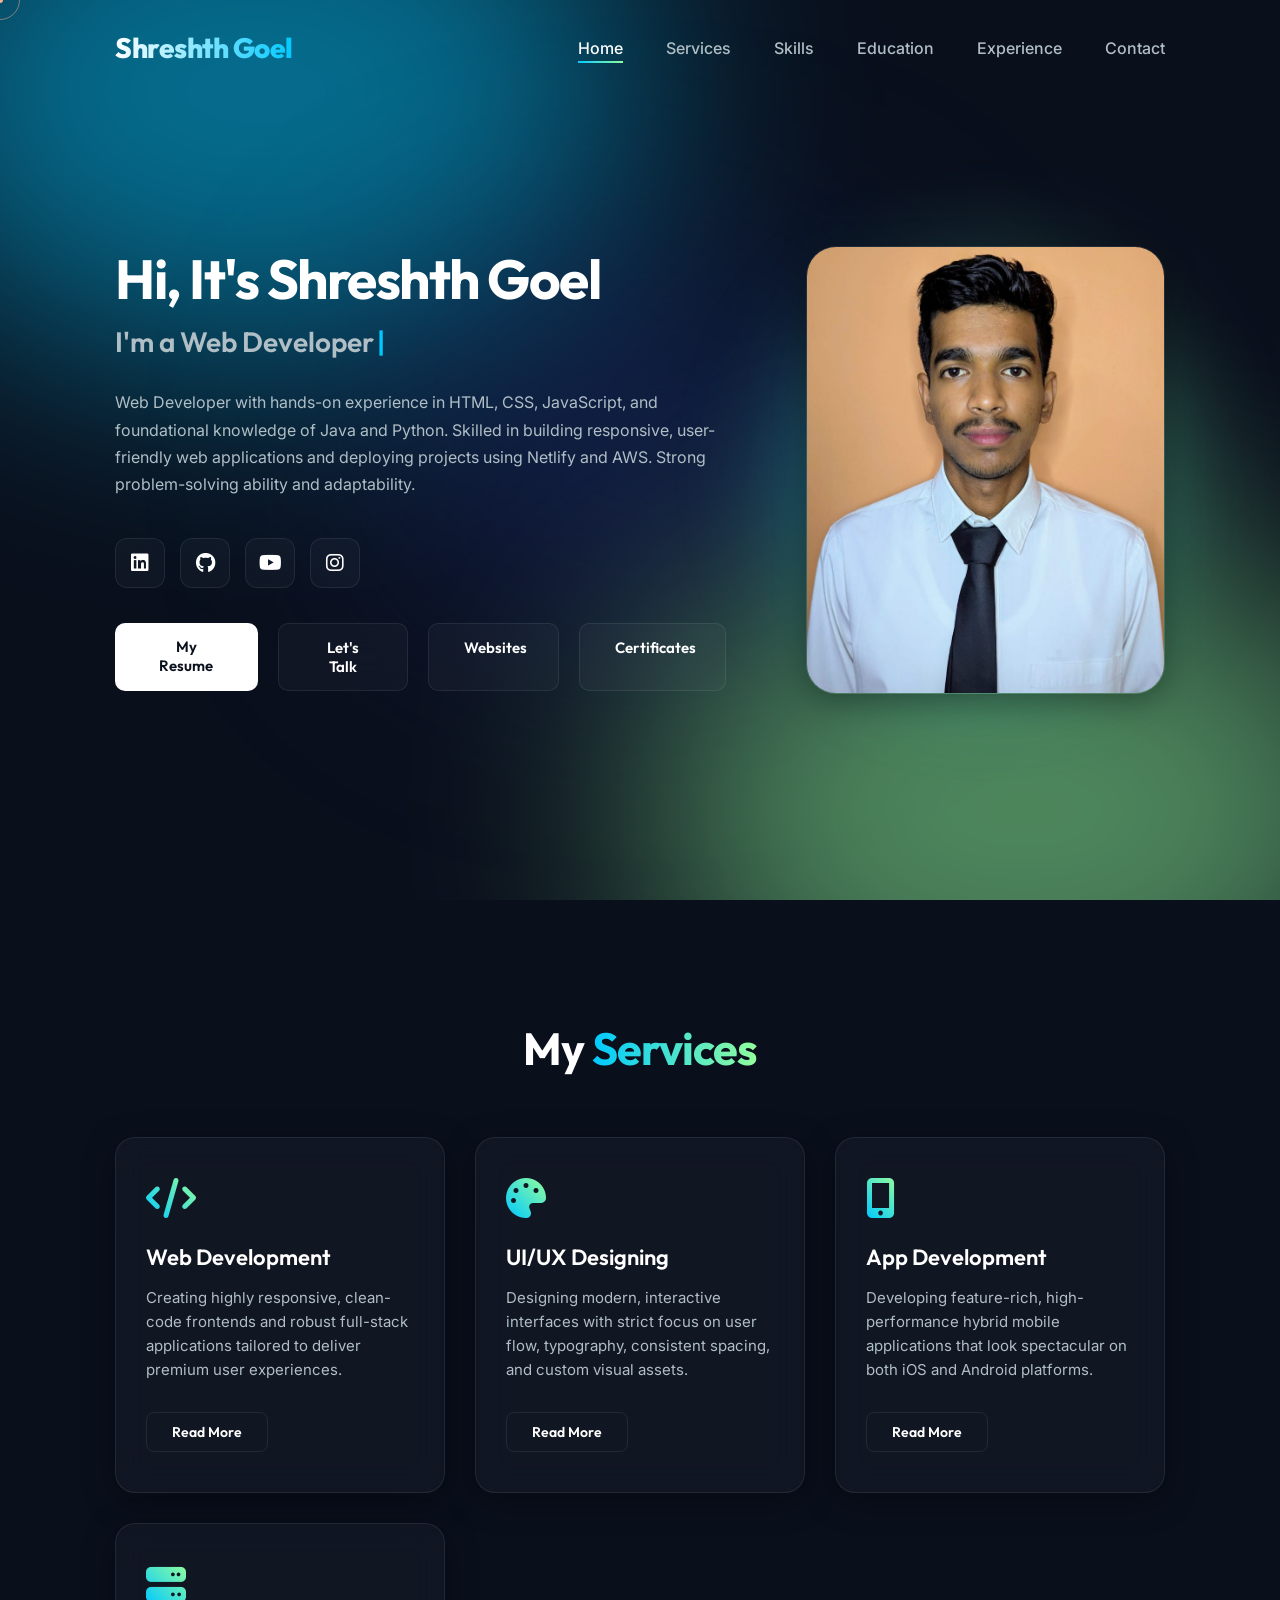
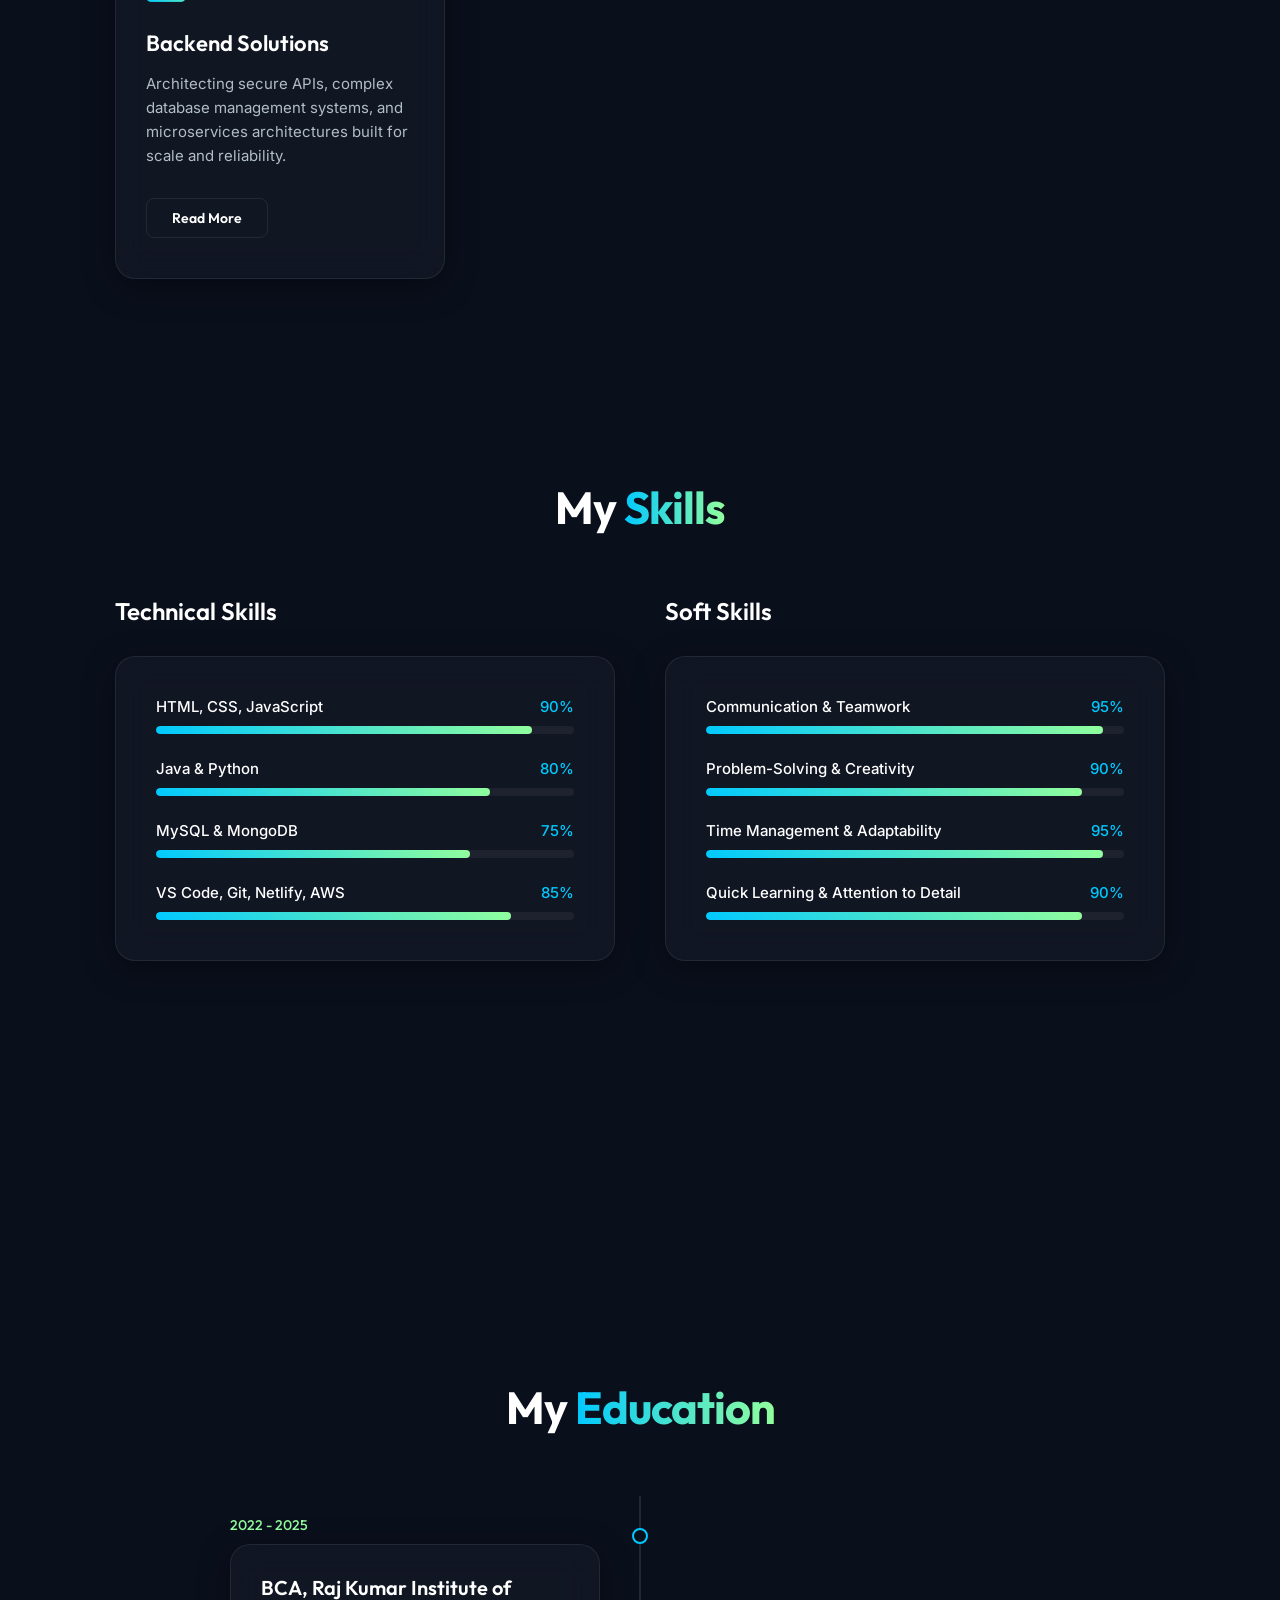
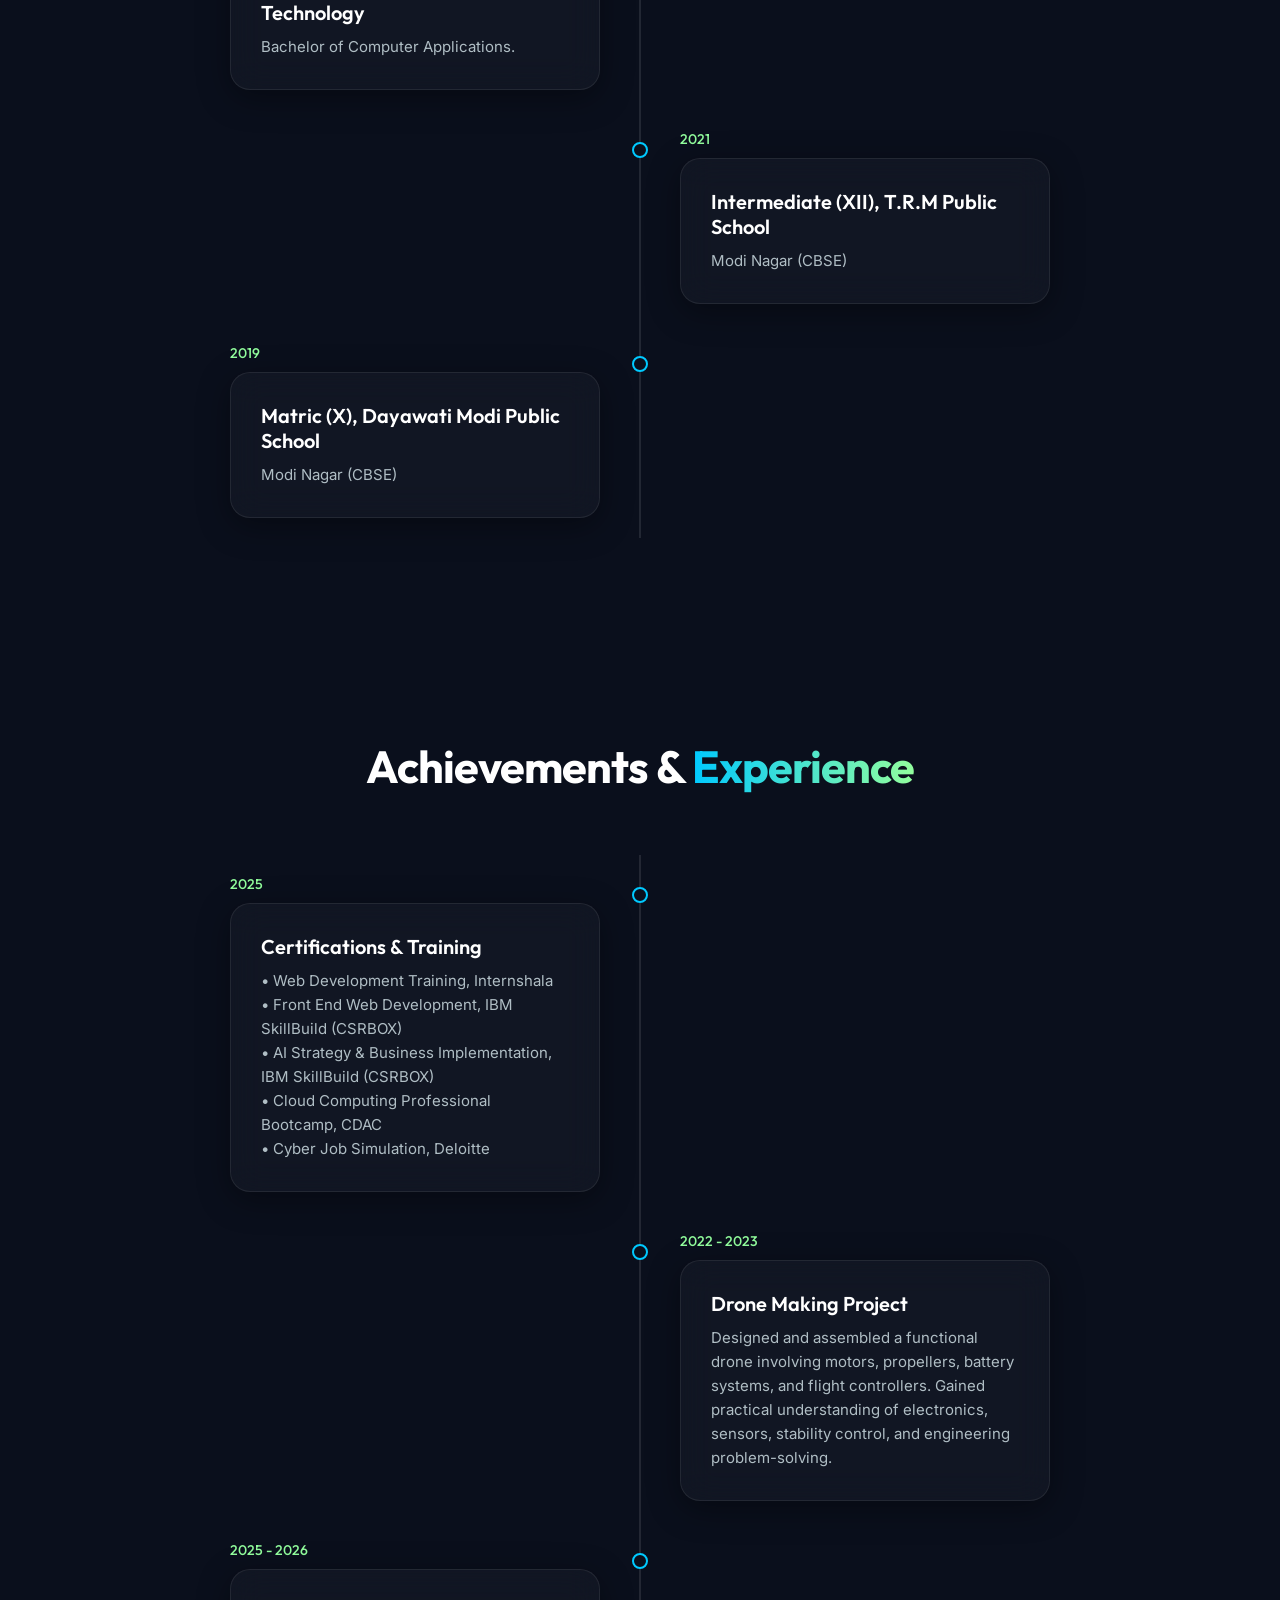
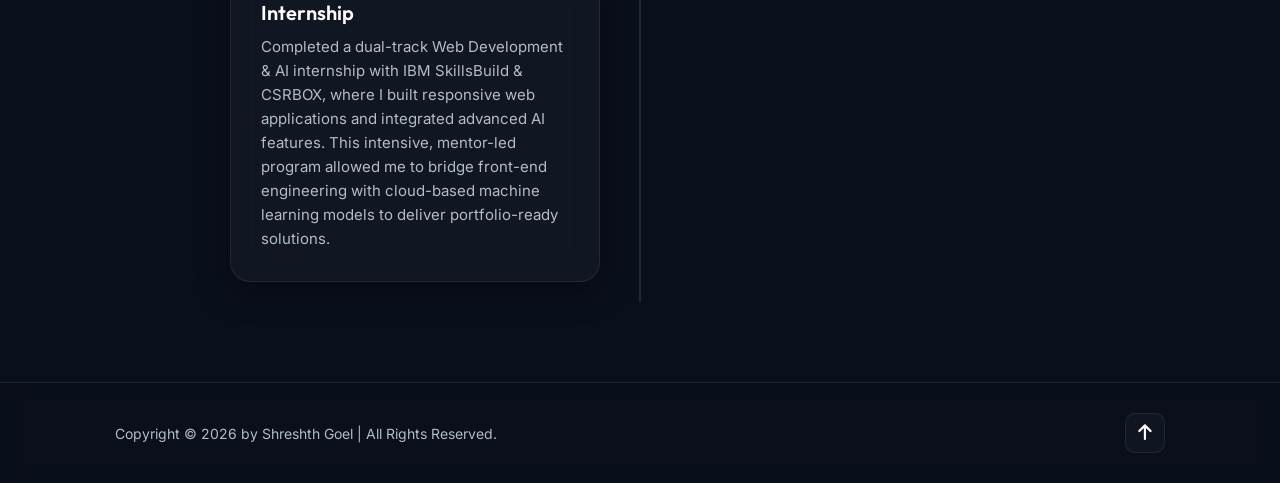
<file: index.html>
<!DOCTYPE html>
<html lang="en">

<head>
    <meta charset="UTF-8">
    <meta name="viewport" content="width=device-width, initial-scale=1.0">
    <meta name="description"
        content="Shreshth Goel's Professional Portfolio. Showcasing software development skills, services, experience, and educational background.">
    <link rel="stylesheet" href="https://cdnjs.cloudflare.com/ajax/libs/font-awesome/6.5.2/css/all.min.css">
    <link rel="stylesheet" href="style.css">
    <title>Shreshth Goel | Professional Portfolio</title>
</head>

<body>
    <!-- Custom Cursor -->
    <div class="cursor"></div>
    <div class="cursor-follower"></div>

    <!-- Animated Background Orbs -->
    <div class="bg-orbs">
        <div class="orb orb-1"></div>
        <div class="orb orb-2"></div>
        <div class="orb orb-3"></div>
    </div>
    <header>
        <a href="#home" class="logo">Shreshth Goel</a>
        <i class="fa-solid fa-bars" id="menu-icon"></i>
        <nav>
            <a href="#home" class="active">Home</a>
            <a href="#services">Services</a>
            <a href="#skills">Skills</a>
            <a href="#education">Education</a>
            <a href="#experience">Experience</a>
            <a href="contact.html">Contact</a>
        </nav>
    </header>

    <!-- Home Section -->
    <section class="home" id="home">
        <div class="home-content">
            <h1>Hi, It's <span>Shreshth Goel</span></h1>
            <h3 class="typing-text">I'm a <span id="typed-span"></span></h3>
            <p>Web Developer with hands-on experience in HTML, CSS, JavaScript, and foundational knowledge of Java and Python. Skilled in building responsive, user-friendly web applications and deploying projects using Netlify and AWS. Strong problem-solving ability and adaptability.</p>
            <div class="social-icons">
                <a href="https://www.linkedin.com/in/shreshth-goel071/?lipi=urn%3Ali%3Apage%3Ad_flagship3_profile_view_base_contact_details%3BrfedJVmSSdqQOuG0p22zOQ%3D%3D" target="_blank" rel="noopener noreferrer" aria-label="LinkedIn"><i class="fa-brands fa-linkedin"></i></a>
                <a href="https://github.com/shreshth071/Shreshth-Goel" target="_blank" rel="noopener noreferrer" aria-label="GitHub"><i class="fa-brands fa-github"></i></a>
                <a href="https://www.youtube.com/@_aesthetic_vibes" target="_blank" rel="noopener noreferrer" aria-label="YouTube"><i class="fa-brands fa-youtube"></i></a>
                <a href="https://www.instagram.com/_exotic._yash?igsh=MXRkMWtsdXI2YnVzNg%3D%3D&utm_source=qr" target="_blank" rel="noopener noreferrer" aria-label="Instagram"><i class="fa-brands fa-instagram"></i></a>
            </div>
            <div class="btn-group">
                <a href="My%20Resume.pdf" target="_blank" rel="noopener noreferrer" class="btn">My Resume</a>
                <a href="contact.html" class="btn outline-btn">Let's Talk</a>
                <a href="websites.html" class="btn outline-btn">Websites</a>
                <a href="certificates.html" class="btn outline-btn">Certificates</a>
            </div>
        </div>
        <div class="home-img">
            <img src="photos/main.jpg" alt="Shreshth Goel Profile">
        </div>
    </section>

    <!-- Services Section -->
    <section class="services" id="services">
        <h2 class="heading">My <span>Services</span></h2>
        <div class="services-container">
            <div class="services-box">
                <i class="fa-solid fa-code"></i>
                <h3>Web Development</h3>
                <p>Creating highly responsive, clean-code frontends and robust full-stack applications tailored to
                    deliver premium user experiences.</p>
                <div class="services-detail">
                    <ul>
                        <li><i class="fa-solid fa-circle-check"></i> Single Page Applications & static websites</li>
                        <li><i class="fa-solid fa-circle-check"></i> Clean, semantic HTML5 & modern CSS layouts</li>
                        <li><i class="fa-solid fa-circle-check"></i> Performance tuning & search engine optimization (SEO)</li>
                        <li><i class="fa-solid fa-circle-check"></i> Cross-browser compatibility & responsive grid systems</li>
                    </ul>
                </div>
                <a href="#services" class="btn read-more-btn">Read More</a>
            </div>
            <div class="services-box">
                <i class="fa-solid fa-palette"></i>
                <h3>UI/UX Designing</h3>
                <p>Designing modern, interactive interfaces with strict focus on user flow, typography, consistent
                    spacing, and custom visual assets.</p>
                <div class="services-detail">
                    <ul>
                        <li><i class="fa-solid fa-circle-check"></i> Interactive high-fidelity layouts & prototyping</li>
                        <li><i class="fa-solid fa-circle-check"></i> Curated color schemes & premium typography scales</li>
                        <li><i class="fa-solid fa-circle-check"></i> User journey mapping & wireframe architectures</li>
                        <li><i class="fa-solid fa-circle-check"></i> Accessible designs & distinct focus indicator states</li>
                    </ul>
                </div>
                <a href="#services" class="btn read-more-btn">Read More</a>
            </div>
            <div class="services-box">
                <i class="fa-solid fa-mobile-screen-button"></i>
                <h3>App Development</h3>
                <p>Developing feature-rich, high-performance hybrid mobile applications that look spectacular on both
                    iOS and Android platforms.</p>
                <div class="services-detail">
                    <ul>
                        <li><i class="fa-solid fa-circle-check"></i> Cross-platform hybrid app architectures</li>
                        <li><i class="fa-solid fa-circle-check"></i> Smooth animations & performance profiling</li>
                        <li><i class="fa-solid fa-circle-check"></i> Mobile-first layouts & tactile touch targets</li>
                        <li><i class="fa-solid fa-circle-check"></i> Local storage integration & offline-first setups</li>
                    </ul>
                </div>
                <a href="#services" class="btn read-more-btn">Read More</a>
            </div>
            <div class="services-box">
                <i class="fa-solid fa-server"></i>
                <h3>Backend Solutions</h3>
                <p>Architecting secure APIs, complex database management systems, and microservices architectures built
                    for scale and reliability.</p>
                <div class="services-detail">
                    <ul>
                        <li><i class="fa-solid fa-circle-check"></i> RESTful API designs & serverless handlers</li>
                        <li><i class="fa-solid fa-circle-check"></i> Relational & NoSQL database management</li>
                        <li><i class="fa-solid fa-circle-check"></i> Secure authentication models & API key protection</li>
                        <li><i class="fa-solid fa-circle-check"></i> Scalable microservice hosting & CORS configuration</li>
                    </ul>
                </div>
                <a href="#services" class="btn read-more-btn">Read More</a>
            </div>
        </div>
    </section>

    <!-- Skills Section -->
    <section class="skills" id="skills">
        <h2 class="heading">My <span>Skills</span></h2>
        <div class="skills-row">
            <div class="skills-column">
                <h3 class="title">Technical Skills</h3>
                <div class="skills-box">
                    <div class="skills-content">
                        <div class="progress">
                            <h3>HTML, CSS, JavaScript <span class="percent">90%</span></h3>
                            <div class="bar"><span class="progress-bar animate-bar" data-width="90%"></span></div>
                        </div>
                        <div class="progress">
                            <h3>Java & Python <span class="percent">80%</span></h3>
                            <div class="bar"><span class="progress-bar animate-bar" data-width="80%"></span></div>
                        </div>
                        <div class="progress">
                            <h3>MySQL & MongoDB <span class="percent">75%</span></h3>
                            <div class="bar"><span class="progress-bar animate-bar" data-width="75%"></span></div>
                        </div>
                        <div class="progress">
                            <h3>VS Code, Git, Netlify, AWS <span class="percent">85%</span></h3>
                            <div class="bar"><span class="progress-bar animate-bar" data-width="85%"></span></div>
                        </div>
                    </div>
                </div>
            </div>

            <div class="skills-column">
                <h3 class="title">Soft Skills</h3>
                <div class="skills-box">
                    <div class="skills-content">
                        <div class="progress">
                            <h3>Communication & Teamwork <span class="percent">95%</span></h3>
                            <div class="bar"><span class="progress-bar animate-bar" data-width="95%"></span></div>
                        </div>
                        <div class="progress">
                            <h3>Problem-Solving & Creativity <span class="percent">90%</span></h3>
                            <div class="bar"><span class="progress-bar animate-bar" data-width="90%"></span></div>
                        </div>
                        <div class="progress">
                            <h3>Time Management & Adaptability <span class="percent">95%</span></h3>
                            <div class="bar"><span class="progress-bar animate-bar" data-width="95%"></span></div>
                        </div>
                        <div class="progress">
                            <h3>Quick Learning & Attention to Detail <span class="percent">90%</span></h3>
                            <div class="bar"><span class="progress-bar animate-bar" data-width="90%"></span></div>
                        </div>
                    </div>
                </div>
            </div>
        </div>
    </section>

    <!-- Education Section -->
    <section class="education" id="education">
        <h2 class="heading">My <span>Education</span></h2>
        <div class="timeline">
            <div class="timeline-item">
                <div class="timeline-dot"></div>
                <div class="timeline-date">2022 - 2025</div>
                <div class="timeline-content">
                    <h3>BCA, Raj Kumar Institute of Technology</h3>
                    <p>Bachelor of Computer Applications.</p>
                </div>
            </div>
            <div class="timeline-item">
                <div class="timeline-dot"></div>
                <div class="timeline-date">2021</div>
                <div class="timeline-content">
                    <h3>Intermediate (XII), T.R.M Public School</h3>
                    <p>Modi Nagar (CBSE)</p>
                </div>
            </div>
            <div class="timeline-item">
                <div class="timeline-dot"></div>
                <div class="timeline-date">2019</div>
                <div class="timeline-content">
                    <h3>Matric (X), Dayawati Modi Public School</h3>
                    <p>Modi Nagar (CBSE)</p>
                </div>
            </div>
        </div>
    </section>

    <!-- Experience Section -->
    <section class="experience" id="experience">
        <h2 class="heading">Achievements & <span>Experience</span></h2>
        <div class="timeline">
            <div class="timeline-item">
                <div class="timeline-dot"></div>
                <div class="timeline-date">2025</div>
                <div class="timeline-content">
                    <h3>Certifications & Training</h3>
                    <p>
                        • Web Development Training, Internshala<br>
                        • Front End Web Development, IBM SkillBuild (CSRBOX)<br>
                        • AI Strategy & Business Implementation, IBM SkillBuild (CSRBOX)<br>
                        • Cloud Computing Professional Bootcamp, CDAC<br>
                        • Cyber Job Simulation, Deloitte
                    </p>
                </div>
            </div>
            <div class="timeline-item">
                <div class="timeline-dot"></div>
                <div class="timeline-date">2022 - 2023</div>
                <div class="timeline-content">
                    <h3>Drone Making Project</h3>
                    <p>Designed and assembled a functional drone involving motors, propellers, battery systems, and flight controllers. Gained practical understanding of electronics, sensors, stability control, and engineering problem-solving.</p>
                </div>
            </div>
            <div class="timeline-item">
                <div class="timeline-dot"></div>
                <div class="timeline-date">2025 - 2026</div>
                <div class="timeline-content">
                    <h3>Internship</h3>
                    <p>Completed a dual-track Web Development & AI internship with IBM SkillsBuild & CSRBOX, where I built responsive web applications and integrated advanced AI features. This intensive, mentor-led program allowed me to bridge front-end engineering with cloud-based machine learning models to deliver portfolio-ready solutions.</p>
                </div>
            </div>
        </div>
    </section>


    <!-- Footer -->
    <footer class="footer">
        <div class="footer-text">
            <p>Copyright &copy; 2026 by Shreshth Goel | All Rights Reserved.</p>
        </div>
        <div class="footer-iconTop">
            <a href="#home" id="back-to-top" aria-label="Back to Top"><i class="fa-solid fa-arrow-up"></i></a>
        </div>
    </footer>

    <!-- JS script file -->
    <script src="script.js"></script>
</body>

</html>
</file>
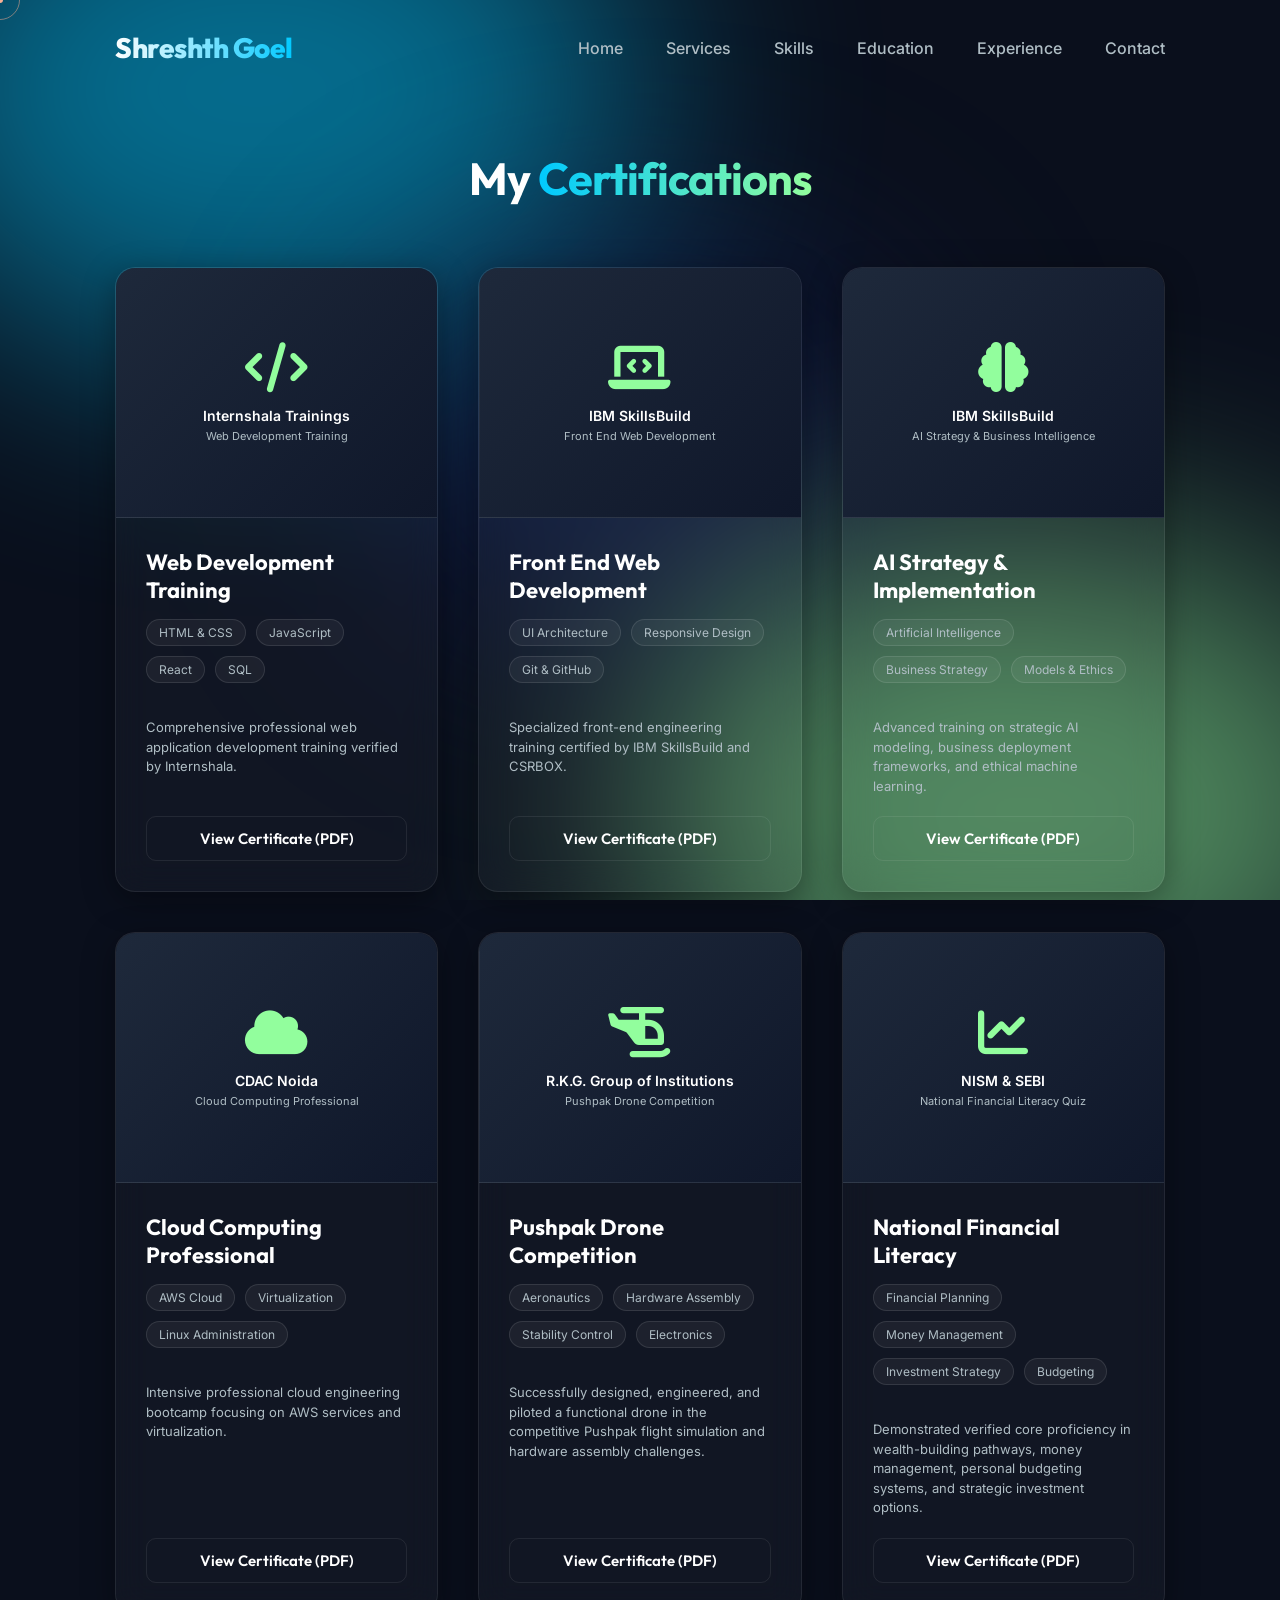
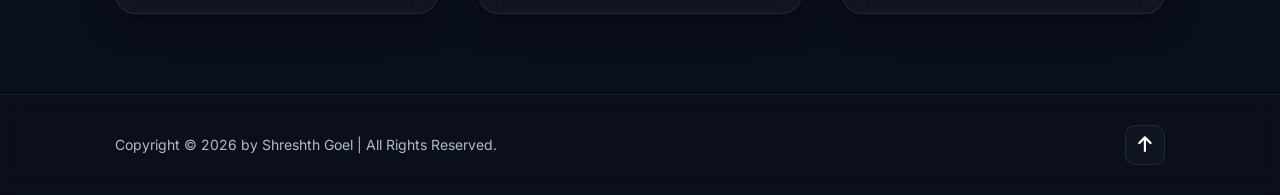
<file: certificates.html>
<!DOCTYPE html>
<html lang="en">

<head>
    <meta charset="UTF-8">
    <meta name="viewport" content="width=device-width, initial-scale=1.0">
    <meta name="description"
        content="Shreshth Goel's Professional Certifications. View verified credentials from IBM, Internshala, CDAC, and Deloitte.">
    <link rel="stylesheet" href="https://cdnjs.cloudflare.com/ajax/libs/font-awesome/6.5.2/css/all.min.css">
    <link rel="stylesheet" href="style.css">
    <title>Certifications | Shreshth Goel</title>
</head>

<body>
    <!-- Custom Cursor -->
    <div class="cursor"></div>
    <div class="cursor-follower"></div>

    <!-- Animated Background Orbs -->
    <div class="bg-orbs">
        <div class="orb orb-1"></div>
        <div class="orb orb-2"></div>
        <div class="orb orb-3"></div>
    </div>

    <header>
        <a href="index.html#home" class="logo">Shreshth Goel</a>
        <i class="fa-solid fa-bars" id="menu-icon"></i>
        <nav>
            <a href="index.html#home">Home</a>
            <a href="index.html#services">Services</a>
            <a href="index.html#skills">Skills</a>
            <a href="index.html#education">Education</a>
            <a href="index.html#experience">Experience</a>
            <a href="contact.html">Contact</a>
        </nav>
    </header>

    <!-- Certifications Showcase Section -->
    <section class="portfolio-showcase" id="certificates-showcase" style="padding-top: 15rem; min-height: 100vh;">
        <h2 class="heading">My <span>Certifications</span></h2>
        
        <div class="portfolio-container">
            <!-- Certificate 1: Web Development Training -->
            <div class="portfolio-box">
                <div class="portfolio-img-container" style="background: linear-gradient(135deg, #1e293b, #0f172a); display: flex; align-items: center; justify-content: center; height: 250px; border-bottom: 1px solid var(--glass-border);">
                    <div class="cert-placeholder" style="text-align: center; padding: 2rem;">
                        <i class="fa-solid fa-code" style="font-size: 5rem; color: var(--secondary-color); margin-bottom: 1.5rem;"></i>
                        <p style="font-size: 1.4rem; color: var(--text-color); font-weight: 600;">Internshala Trainings</p>
                        <p style="font-size: 1.1rem; color: var(--text-muted); margin-top: 0.5rem;">Web Development Training</p>
                    </div>
                </div>
                <div class="portfolio-details">
                    <h3>Web Development Training</h3>
                    <div class="tech-stack">
                        <span>HTML & CSS</span>
                        <span>JavaScript</span>
                        <span>React</span>
                        <span>SQL</span>
                    </div>
                    <p style="font-size: 1.3rem; color: var(--text-muted); margin-top: 1rem; line-height: 1.5;">
                        Comprehensive professional web application development training verified by Internshala.
                    </p>
                    <div class="portfolio-actions" style="margin-top: auto; padding-top: 2rem;">
                        <a href="pdfs/cert_internshala.pdf" target="_blank" rel="noopener noreferrer" class="btn">View Certificate (PDF)</a>
                    </div>
                </div>
            </div>

            <!-- Certificate 2: Front End Web Development (IBM) -->
            <div class="portfolio-box">
                <div class="portfolio-img-container" style="background: linear-gradient(135deg, #1e293b, #0f172a); display: flex; align-items: center; justify-content: center; height: 250px; border-bottom: 1px solid var(--glass-border);">
                    <div class="cert-placeholder" style="text-align: center; padding: 2rem;">
                        <i class="fa-solid fa-laptop-code" style="font-size: 5rem; color: var(--secondary-color); margin-bottom: 1.5rem;"></i>
                        <p style="font-size: 1.4rem; color: var(--text-color); font-weight: 600;">IBM SkillsBuild</p>
                        <p style="font-size: 1.1rem; color: var(--text-muted); margin-top: 0.5rem;">Front End Web Development</p>
                    </div>
                </div>
                <div class="portfolio-details">
                    <h3>Front End Web Development</h3>
                    <div class="tech-stack">
                        <span>UI Architecture</span>
                        <span>Responsive Design</span>
                        <span>Git & GitHub</span>
                    </div>
                    <p style="font-size: 1.3rem; color: var(--text-muted); margin-top: 1rem; line-height: 1.5;">
                        Specialized front-end engineering training certified by IBM SkillsBuild and CSRBOX.
                    </p>
                    <div class="portfolio-actions" style="margin-top: auto; padding-top: 2rem;">
                        <a href="pdfs/cert_ibm_webdev.pdf" target="_blank" rel="noopener noreferrer" class="btn">View Certificate (PDF)</a>
                    </div>
                </div>
            </div>

            <!-- Certificate 3: AI Strategy & Business Implementation (IBM) -->
            <div class="portfolio-box">
                <div class="portfolio-img-container" style="background: linear-gradient(135deg, #1e293b, #0f172a); display: flex; align-items: center; justify-content: center; height: 250px; border-bottom: 1px solid var(--glass-border);">
                    <div class="cert-placeholder" style="text-align: center; padding: 2rem;">
                        <i class="fa-solid fa-brain" style="font-size: 5rem; color: var(--secondary-color); margin-bottom: 1.5rem;"></i>
                        <p style="font-size: 1.4rem; color: var(--text-color); font-weight: 600;">IBM SkillsBuild</p>
                        <p style="font-size: 1.1rem; color: var(--text-muted); margin-top: 0.5rem;">AI Strategy & Business Intelligence</p>
                    </div>
                </div>
                <div class="portfolio-details">
                    <h3>AI Strategy & Implementation</h3>
                    <div class="tech-stack">
                        <span>Artificial Intelligence</span>
                        <span>Business Strategy</span>
                        <span>Models & Ethics</span>
                    </div>
                    <p style="font-size: 1.3rem; color: var(--text-muted); margin-top: 1rem; line-height: 1.5;">
                        Advanced training on strategic AI modeling, business deployment frameworks, and ethical machine learning.
                    </p>
                    <div class="portfolio-actions" style="margin-top: auto; padding-top: 2rem;">
                        <a href="pdfs/cert_ibm.pdf" target="_blank" rel="noopener noreferrer" class="btn">View Certificate (PDF)</a>
                    </div>
                </div>
            </div>

            <!-- Certificate 4: Cloud Computing Professional Bootcamp -->
            <div class="portfolio-box">
                <div class="portfolio-img-container" style="background: linear-gradient(135deg, #1e293b, #0f172a); display: flex; align-items: center; justify-content: center; height: 250px; border-bottom: 1px solid var(--glass-border);">
                    <div class="cert-placeholder" style="text-align: center; padding: 2rem;">
                        <i class="fa-solid fa-cloud" style="font-size: 5rem; color: var(--secondary-color); margin-bottom: 1.5rem;"></i>
                        <p style="font-size: 1.4rem; color: var(--text-color); font-weight: 600;">CDAC Noida</p>
                        <p style="font-size: 1.1rem; color: var(--text-muted); margin-top: 0.5rem;">Cloud Computing Professional</p>
                    </div>
                </div>
                <div class="portfolio-details">
                    <h3>Cloud Computing Professional</h3>
                    <div class="tech-stack">
                        <span>AWS Cloud</span>
                        <span>Virtualization</span>
                        <span>Linux Administration</span>
                    </div>
                    <p style="font-size: 1.3rem; color: var(--text-muted); margin-top: 1rem; line-height: 1.5;">
                        Intensive professional cloud engineering bootcamp focusing on AWS services and virtualization.
                    </p>
                    <div class="portfolio-actions" style="margin-top: auto; padding-top: 2rem;">
                        <a href="pdfs/cert_cdac.pdf" target="_blank" rel="noopener noreferrer" class="btn">View Certificate (PDF)</a>
                    </div>
                </div>
            </div>

            <!-- Certificate 6: Pushpak Drone Competition -->
            <div class="portfolio-box">
                <div class="portfolio-img-container" style="background: linear-gradient(135deg, #1e293b, #0f172a); display: flex; align-items: center; justify-content: center; height: 250px; border-bottom: 1px solid var(--glass-border);">
                    <div class="cert-placeholder" style="text-align: center; padding: 2rem;">
                        <i class="fa-solid fa-helicopter" style="font-size: 5rem; color: var(--secondary-color); margin-bottom: 1.5rem;"></i>
                        <p style="font-size: 1.4rem; color: var(--text-color); font-weight: 600;">R.K.G. Group of Institutions</p>
                        <p style="font-size: 1.1rem; color: var(--text-muted); margin-top: 0.5rem;">Pushpak Drone Competition</p>
                    </div>
                </div>
                <div class="portfolio-details">
                    <h3>Pushpak Drone Competition</h3>
                    <div class="tech-stack">
                        <span>Aeronautics</span>
                        <span>Hardware Assembly</span>
                        <span>Stability Control</span>
                        <span>Electronics</span>
                    </div>
                    <p style="font-size: 1.3rem; color: var(--text-muted); margin-top: 1rem; line-height: 1.5;">
                        Successfully designed, engineered, and piloted a functional drone in the competitive Pushpak flight simulation and hardware assembly challenges.
                    </p>
                    <div class="portfolio-actions" style="margin-top: auto; padding-top: 2rem;">
                        <a href="pdfs/cert_pushpak.pdf" target="_blank" rel="noopener noreferrer" class="btn">View Certificate (PDF)</a>
                    </div>
                </div>
            </div>

            <!-- Certificate 7: National Financial Literacy -->
            <div class="portfolio-box">
                <div class="portfolio-img-container" style="background: linear-gradient(135deg, #1e293b, #0f172a); display: flex; align-items: center; justify-content: center; height: 250px; border-bottom: 1px solid var(--glass-border);">
                    <div class="cert-placeholder" style="text-align: center; padding: 2rem;">
                        <i class="fa-solid fa-chart-line" style="font-size: 5rem; color: var(--secondary-color); margin-bottom: 1.5rem;"></i>
                        <p style="font-size: 1.4rem; color: var(--text-color); font-weight: 600;">NISM & SEBI</p>
                        <p style="font-size: 1.1rem; color: var(--text-muted); margin-top: 0.5rem;">National Financial Literacy Quiz</p>
                    </div>
                </div>
                <div class="portfolio-details">
                    <h3>National Financial Literacy</h3>
                    <div class="tech-stack">
                        <span>Financial Planning</span>
                        <span>Money Management</span>
                        <span>Investment Strategy</span>
                        <span>Budgeting</span>
                    </div>
                    <p style="font-size: 1.3rem; color: var(--text-muted); margin-top: 1rem; line-height: 1.5;">
                        Demonstrated verified core proficiency in wealth-building pathways, money management, personal budgeting systems, and strategic investment options.
                    </p>
                    <div class="portfolio-actions" style="margin-top: auto; padding-top: 2rem;">
                        <a href="pdfs/cert_financial.pdf" target="_blank" rel="noopener noreferrer" class="btn">View Certificate (PDF)</a>
                    </div>
                </div>
            </div>
        </div>
    </section>

    <!-- Footer -->
    <footer class="footer">
        <div class="footer-text">
            <p>Copyright &copy; 2026 by Shreshth Goel | All Rights Reserved.</p>
        </div>
        <div class="footer-iconTop">
            <a href="#certificates-showcase" id="back-to-top" aria-label="Back to Top"><i class="fa-solid fa-arrow-up"></i></a>
        </div>
    </footer>

    <!-- JS script file -->
    <script src="script.js"></script>
</body>

</html>
</file>
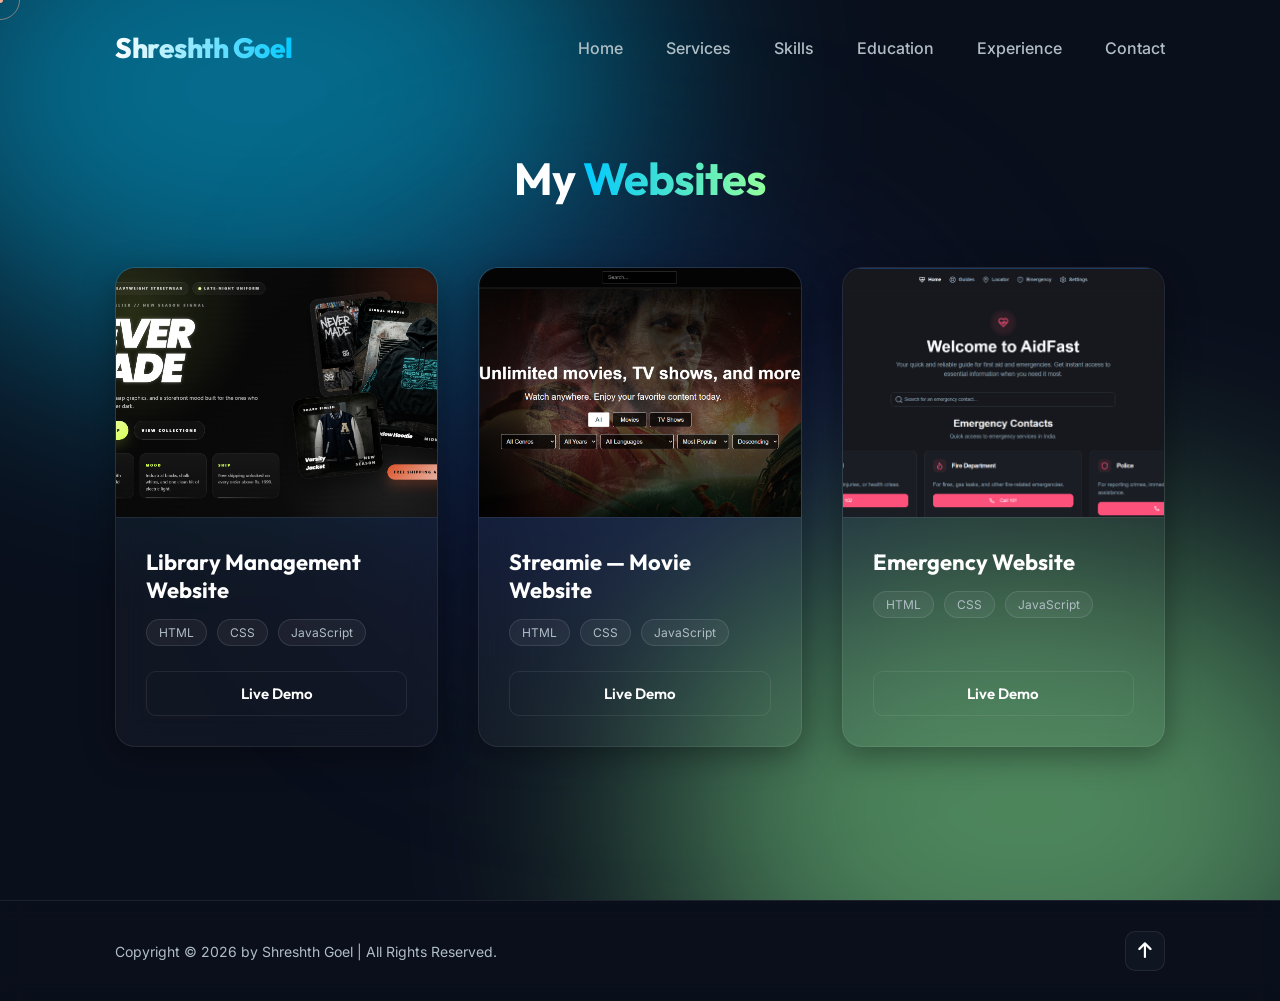
<file: websites.html>
<!DOCTYPE html>
<html lang="en">

<head>
    <meta charset="UTF-8">
    <meta name="viewport" content="width=device-width, initial-scale=1.0">
    <meta name="description"
        content="Shreshth Goel's Web Development Showcase. Explore live deployed web applications, creative designs, and advanced features.">
    <link rel="stylesheet" href="https://cdnjs.cloudflare.com/ajax/libs/font-awesome/6.5.2/css/all.min.css">
    <link rel="stylesheet" href="style.css">
    <title>Websites Showcase | Shreshth Goel</title>
</head>

<body>
    <!-- Custom Cursor -->
    <div class="cursor"></div>
    <div class="cursor-follower"></div>

    <!-- Animated Background Orbs -->
    <div class="bg-orbs">
        <div class="orb orb-1"></div>
        <div class="orb orb-2"></div>
        <div class="orb orb-3"></div>
    </div>

    <header>
        <a href="index.html#home" class="logo">Shreshth Goel</a>
        <i class="fa-solid fa-bars" id="menu-icon"></i>
        <nav>
            <a href="index.html#home">Home</a>
            <a href="index.html#services">Services</a>
            <a href="index.html#skills">Skills</a>
            <a href="index.html#education">Education</a>
            <a href="index.html#experience">Experience</a>
            <a href="contact.html">Contact</a>
        </nav>
    </header>

    <!-- Portfolio/Websites Section -->
    <section class="portfolio-showcase" id="portfolio-showcase" style="padding-top: 15rem; min-height: 100vh;">
        <h2 class="heading">My <span>Websites</span></h2>
        
        <div class="portfolio-container">
            <!-- Project 1: Library Management Website -->
            <div class="portfolio-box">
                <div class="portfolio-img-container">
                    <img src="photos/nevermade.png" alt="Library Management Website">
                    <div class="portfolio-layer">
                        <h4>Library Management Website</h4>
                        <p>Developed a responsive library system with user-friendly UI. Implemented browsing, searching, and reading features. Deployed using Netlify and AWS.</p>
                        <a href="https://nevermade.netlify.app/html/index.html" target="_blank" rel="noopener noreferrer"><i class="fa-solid fa-up-right-from-square"></i></a>
                    </div>
                </div>
                <div class="portfolio-details">
                    <h3>Library Management Website</h3>
                    <div class="tech-stack">
                        <span>HTML</span>
                        <span>CSS</span>
                        <span>JavaScript</span>
                    </div>
                    <div class="portfolio-actions">
                        <a href="https://nevermade.netlify.app/html/index.html" target="_blank" rel="noopener noreferrer" class="btn">Live Demo</a>
                    </div>
                </div>
            </div>

            <!-- Project 2: Streamie Movies -->
            <div class="portfolio-box">
                <div class="portfolio-img-container">
                    <img src="photos/streamie.png" alt="Streamie - Movie Website">
                    <div class="portfolio-layer">
                        <h4>Streamie — Movie Website</h4>
                        <p>Built a responsive movie streaming-style website. Applied responsive layout and UI design principles. Deployed using Netlify and AWS.</p>
                        <a href="https://streamiemovies.netlify.app/" target="_blank" rel="noopener noreferrer"><i class="fa-solid fa-up-right-from-square"></i></a>
                    </div>
                </div>
                <div class="portfolio-details">
                    <h3>Streamie — Movie Website</h3>
                    <div class="tech-stack">
                        <span>HTML</span>
                        <span>CSS</span>
                        <span>JavaScript</span>
                    </div>
                    <div class="portfolio-actions">
                        <a href="https://streamiemovies.netlify.app/" target="_blank" rel="noopener noreferrer" class="btn">Live Demo</a>
                    </div>
                </div>
            </div>

            <!-- Project 3: Emergency Website -->
            <div class="portfolio-box">
                <div class="portfolio-img-container">
                    <img src="photos/aidfast.png" alt="Emergency Website">
                    <div class="portfolio-layer">
                        <h4>Emergency Website</h4>
                        <p>Built a fully responsive emergency information website. Maintained and updated content based on feedback. Deployed using Netlify and AWS.</p>
                        <a href="https://aidfast.netlify.app/" target="_blank" rel="noopener noreferrer"><i class="fa-solid fa-up-right-from-square"></i></a>
                    </div>
                </div>
                <div class="portfolio-details">
                    <h3>Emergency Website</h3>
                    <div class="tech-stack">
                        <span>HTML</span>
                        <span>CSS</span>
                        <span>JavaScript</span>
                    </div>
                    <div class="portfolio-actions">
                        <a href="https://aidfast.netlify.app/" target="_blank" rel="noopener noreferrer" class="btn">Live Demo</a>
                    </div>
                </div>
            </div>
        </div>
    </section>

    <!-- Footer -->
    <footer class="footer">
        <div class="footer-text">
            <p>Copyright &copy; 2026 by Shreshth Goel | All Rights Reserved.</p>
        </div>
        <div class="footer-iconTop">
            <a href="#portfolio-showcase" id="back-to-top" aria-label="Back to Top"><i class="fa-solid fa-arrow-up"></i></a>
        </div>
    </footer>

    <!-- JS script file -->
    <script src="script.js"></script>
</body>

</html>
</file>
<file: style.css>
@import url('https://fonts.googleapis.com/css2?family=Inter:wght@300;400;500;600&family=Outfit:wght@400;500;600;700;800&display=swap');

/* Base Styles & Custom Variables */
:root {
    --bg-color: #0A0F1C;
    --second-bg-color: transparent;
    --text-color: #ffffff;
    --text-muted: #b0bec5;
    --main-color: #00C9FF;
    --main-color-rgb: 0, 201, 255;
    --secondary-color: #92FE9D;
    --gradient: linear-gradient(45deg, var(--main-color), var(--secondary-color));
    
    /* Glassmorphism variables */
    --glass-bg: rgba(255, 255, 255, 0.03);
    --glass-border: rgba(255, 255, 255, 0.08);
    --glass-shadow: 0 8px 32px 0 rgba(0, 0, 0, 0.37);
    --glass-blur: blur(16px);
}

* {
    margin: 0;
    padding: 0;
    box-sizing: border-box;
    text-decoration: none;
    border: none;
    outline: none;
}

html {
    font-size: 62.5%;
    scroll-behavior: smooth;
    font-family: 'Inter', sans-serif;
}

h1, h2, h3, h4, h5, h6, .logo, .nav a, .btn {
    font-family: 'Outfit', sans-serif;
}

body {
    width: 100%;
    min-height: 100vh;
    overflow-x: hidden;
    background-color: var(--bg-color);
    color: var(--text-color);
    cursor: none;
}

/* Custom Cursor */
.cursor {
    position: fixed;
    width: 6px;
    height: 6px;
    background: var(--text-color);
    border-radius: 50%;
    top: 0;
    left: 0;
    pointer-events: none;
    z-index: 9999;
    transform: translate(-50%, -50%);
    transition: transform 0.1s ease;
    mix-blend-mode: difference;
}

.cursor-follower {
    position: fixed;
    width: 40px;
    height: 40px;
    border: 1px solid rgba(255, 255, 255, 0.5);
    border-radius: 50%;
    top: 0;
    left: 0;
    pointer-events: none;
    z-index: 9998;
    transform: translate(-50%, -50%);
    transition: transform 0.15s ease-out, width 0.3s, height 0.3s, background 0.3s, border-color 0.3s;
    mix-blend-mode: difference;
}

.cursor-follower.hover {
    width: 60px;
    height: 60px;
    background: rgba(255, 255, 255, 0.1);
    border-color: transparent;
}

/* Aurora Animated Background */
.bg-orbs {
    position: fixed;
    top: 0;
    left: 0;
    width: 100vw;
    height: 100vh;
    overflow: hidden;
    z-index: -1;
    background: var(--bg-color);
}

.bg-orbs::before, .bg-orbs::after, .orb-3 {
    content: '';
    position: absolute;
    width: 60vw;
    height: 60vh;
    border-radius: 50%;
    filter: blur(120px);
    opacity: 0.5;
    animation: auroraFlow 20s infinite alternate ease-in-out;
}

.bg-orbs::before {
    top: -20%;
    left: -10%;
    background: var(--main-color);
    animation-delay: 0s;
}

.bg-orbs::after {
    bottom: -20%;
    right: -10%;
    background: var(--secondary-color);
    animation-delay: -5s;
    animation-direction: alternate-reverse;
}

.orb-3 {
    top: 30%;
    left: 30%;
    background: #1a2a6c;
    width: 40vw;
    height: 40vh;
    animation-duration: 25s;
}

@keyframes auroraFlow {
    0% { transform: translate(0, 0) scale(1) rotate(0deg); }
    33% { transform: translate(10vw, 15vh) scale(1.2) rotate(120deg); }
    66% { transform: translate(-10vw, 5vh) scale(0.9) rotate(240deg); }
    100% { transform: translate(5vw, -10vh) scale(1.1) rotate(360deg); }
}

@keyframes gradientShimmer {
    0% { background-position: 0% center; }
    100% { background-position: -200% center; }
}

/* Custom Scrollbar */
::-webkit-scrollbar {
    width: 8px;
}
::-webkit-scrollbar-track {
    background: var(--bg-color);
}
::-webkit-scrollbar-thumb {
    background: rgba(255,255,255,0.2);
    border-radius: 4px;
}
::-webkit-scrollbar-thumb:hover {
    background: rgba(255,255,255,0.4);
}

/* Header & Navigation */
header {
    margin-top: 15px;
    position: fixed;
    top: 0;
    left: 0;
    width: 100%;
    padding: 1.5rem 9%;
    background-color: transparent;
    display: flex;
    justify-content: space-between;
    align-items: center;
    z-index: 100;
    transition: all 0.4s cubic-bezier(0.16, 1, 0.3, 1);
}

header.sticky {
    margin-top: 0;
    background: rgba(10, 15, 28, 0.6);
    backdrop-filter: blur(20px);
    -webkit-backdrop-filter: blur(20px);
    border-bottom: 1px solid var(--glass-border);
    padding: 1.5rem 9%;
}

.logo {
    font-size: 2.8rem;
    font-weight: 800;
    cursor: pointer;
    transition: all 0.3s ease;
    letter-spacing: -0.5px;
    background: linear-gradient(
        90deg,
        var(--text-color) 0%,
        var(--main-color) 50%,
        var(--text-color) 100%
    );
    background-size: 200% auto;
    -webkit-background-clip: text;
    background-clip: text;
    -webkit-text-fill-color: transparent;
    animation: gradientShimmer 8s linear infinite;
}

.logo:hover {
    background: linear-gradient(
        90deg,
        var(--main-color) 0%,
        var(--secondary-color) 50%,
        var(--main-color) 100%
    );
    background-size: 200% auto;
    -webkit-background-clip: text;
    background-clip: text;
    -webkit-text-fill-color: transparent;
    animation: gradientShimmer 4s linear infinite;
}

nav a {
    font-size: 1.6rem;
    color: var(--text-muted);
    margin-left: 4rem;
    font-weight: 500;
    transition: color 0.3s ease;
    position: relative;
    padding-bottom: 0.5rem;
}

nav a::after {
    content: '';
    position: absolute;
    bottom: 0;
    left: 0;
    width: 0%;
    height: 2px;
    background: var(--gradient);
    transition: width 0.3s ease;
}

nav a:hover,
nav a.active {
    color: var(--text-color);
}

nav a:hover::after,
nav a.active::after {
    width: 100%;
}

#menu-icon {
    font-size: 2.8rem;
    color: var(--text-color);
    cursor: pointer;
    display: none;
    transition: 0.3s ease;
}

/* General Layout Elements */
section {
    min-height: 100vh;
    padding: 12rem 9% 8rem;
    position: relative;
    z-index: 1;
}

.heading {
    text-align: center;
    font-size: 4.5rem;
    margin-bottom: 6rem;
    font-weight: 700;
    letter-spacing: -1px;
}

.heading span {
    background: linear-gradient(
        90deg,
        var(--main-color) 0%,
        var(--secondary-color) 50%,
        var(--main-color) 100%
    );
    background-size: 200% auto;
    -webkit-background-clip: text;
    background-clip: text;
    -webkit-text-fill-color: transparent;
    animation: gradientShimmer 6s linear infinite;
}

/* Scroll Reveal animation */
.reveal {
    position: relative;
    transform: translateY(40px);
    opacity: 0;
    transition: 1s cubic-bezier(0.2, 0.8, 0.2, 1);
}

.reveal.active {
    transform: translateY(0);
    opacity: 1;
}

/* Home Section */
.home {
    display: flex;
    justify-content: space-between;
    align-items: center;
    gap: 8rem;
    position: relative;
}

.home-content h1 {
    font-size: 5.5rem;
    font-weight: 700;
    line-height: 1.1;
    letter-spacing: -1.5px;
}

.home-content h3 {
    font-size: 2.8rem;
    margin-top: 1.5rem;
    margin-bottom: 2.5rem;
    font-weight: 600;
    color: var(--text-muted);
}

.home-content p {
    font-size: 1.6rem;
    line-height: 1.7;
    color: var(--text-muted);
    margin-bottom: 4rem;
    max-width: 600px;
}

.home-img {
    position: relative;
    display: flex;
    justify-content: center;
    align-items: center;
    flex-shrink: 0;
}

.home-img::before {
    content: '';
    position: absolute;
    width: 30vw;
    aspect-ratio: 1 / 1;
    max-width: 420px;
    background: var(--gradient);
    border-radius: 50%;
    filter: blur(60px);
    opacity: 0.4;
    z-index: -1;
    animation: pulse 4s infinite alternate;
}

@keyframes pulse {
    0% { transform: scale(0.9); opacity: 0.3; }
    100% { transform: scale(1.1); opacity: 0.5; }
}

.home-img img {
    width: 28vw;
    aspect-ratio: 4 / 5;
    max-width: 380px;
    object-fit: cover;
    object-position: top center;
    border-radius: 3rem;
    box-shadow: var(--glass-shadow);
    border: 1px solid var(--glass-border);
    transition: transform 0.5s cubic-bezier(0.175, 0.885, 0.32, 1.275);
}

.home-img img:hover {
    transform: translateY(-15px) rotate(2deg);
}

.social-icons {
    display: flex;
    gap: 1.5rem;
    margin-bottom: 3.5rem;
}

.social-icons a {
    display: inline-flex;
    justify-content: center;
    align-items: center;
    width: 5rem;
    height: 5rem;
    background: var(--glass-bg);
    border: 1px solid var(--glass-border);
    backdrop-filter: var(--glass-blur);
    -webkit-backdrop-filter: var(--glass-blur);
    font-size: 2rem;
    border-radius: 1.2rem;
    transition: all 0.3s ease;
    color: var(--text-color);
}

.social-icons a:hover {
    background: var(--text-color);
    color: var(--bg-color);
    transform: translateY(-5px);
    box-shadow: 0 10px 20px rgba(0,0,0,0.2);
}

.btn-group {
    display: flex;
    gap: 2rem;
}

.btn {
    display: inline-block;
    padding: 1.4rem 3.5rem;
    background: var(--text-color);
    border-radius: 1rem;
    font-size: 1.5rem;
    color: var(--bg-color);
    font-weight: 600;
    transition: all 0.3s ease;
    cursor: pointer;
    text-align: center;
    position: relative;
    overflow: hidden;
    z-index: 1;
}

.btn::after {
    content: '';
    position: absolute;
    top: 0;
    left: 0;
    width: 100%;
    height: 100%;
    background: linear-gradient(
        120deg,
        rgba(255, 255, 255, 0) 30%,
        rgba(255, 255, 255, 0.3) 40%,
        rgba(255, 255, 255, 0.3) 60%,
        rgba(255, 255, 255, 0) 70%
    );
    transform: translateX(-100%);
    transition: transform 0.6s ease;
    pointer-events: none;
    z-index: -1;
}

.btn:hover {
    transform: translateY(-3px);
    box-shadow: 0 10px 20px rgba(255,255,255,0.15);
}

.btn:hover::after {
    transform: translateX(100%);
}

.outline-btn {
    background: var(--glass-bg);
    color: var(--text-color);
    border: 1px solid var(--glass-border);
    backdrop-filter: var(--glass-blur);
    -webkit-backdrop-filter: var(--glass-blur);
}

.outline-btn:hover {
    background: rgba(255,255,255,0.1);
    box-shadow: 0 10px 20px rgba(0,0,0,0.2);
}

/* Typing text */
.typing-text {
    min-height: 4rem;
}

.typing-text span::after {
    content: '|';
    position: relative;
    color: var(--main-color);
    margin-left: 3px;
    animation: blink 0.7s infinite;
}

/* Glassmorphism Cards (Services, Skills, Timeline) */
.glass-card, .services-box, .skills-box, .timeline-content, .portfolio-box {
    background: var(--glass-bg);
    border: 1px solid var(--glass-border);
    border-radius: 2rem;
    backdrop-filter: var(--glass-blur);
    -webkit-backdrop-filter: var(--glass-blur);
    box-shadow: var(--glass-shadow);
    transition: all 0.4s ease;
}

/* Card Hover Sweep Shimmer Effect */
.services-box, .skills-box, .timeline-content, .portfolio-box {
    position: relative;
    overflow: hidden;
}

.services-box::after, .skills-box::after, .timeline-content::after, .portfolio-box::after {
    content: '';
    position: absolute;
    top: 0;
    left: 0;
    width: 100%;
    height: 100%;
    background: linear-gradient(
        120deg,
        rgba(255, 255, 255, 0) 25%,
        rgba(255, 255, 255, 0.08) 40%,
        rgba(255, 255, 255, 0.08) 60%,
        rgba(255, 255, 255, 0) 75%
    );
    transform: translateX(-100%);
    transition: transform 0.8s cubic-bezier(0.16, 1, 0.3, 1);
    pointer-events: none;
    z-index: 5;
}

.services-box:hover::after, .skills-box:hover::after, .timeline-content:hover::after, .portfolio-box:hover::after {
    transform: translateX(100%);
}

/* Services Section */
.services-container {
    display: grid;
    grid-template-columns: repeat(auto-fit, minmax(280px, 1fr));
    gap: 3rem;
}

.services-box {
    padding: 4rem 3rem;
    text-align: left;
    display: flex;
    flex-direction: column;
    align-items: flex-start;
}

.services-box:hover {
    transform: translateY(-10px);
    background: rgba(255,255,255,0.06);
    border-color: rgba(255,255,255,0.15);
}

.services-box i {
    font-size: 4rem;
    margin-bottom: 2.5rem;
    background: var(--gradient);
    -webkit-background-clip: text;
    background-clip: text;
    -webkit-text-fill-color: transparent;
}

.services-box h3 {
    font-size: 2.2rem;
    margin-bottom: 1.5rem;
    font-weight: 600;
}

.services-box p {
    font-size: 1.5rem;
    line-height: 1.6;
    color: var(--text-muted);
    margin-bottom: 3rem;
    flex-grow: 1;
}

.services-box .btn {
    padding: 1rem 2.5rem;
    font-size: 1.4rem;
    border-radius: 0.8rem;
    background: transparent;
    border: 1px solid var(--glass-border);
    color: var(--text-color);
}
.services-box .btn:hover {
    background: rgba(255,255,255,0.1);
}

/* Services Expandable Details */
.services-detail {
    max-height: 0;
    overflow: hidden;
    transition: max-height 0.6s cubic-bezier(0.16, 1, 0.3, 1), opacity 0.5s ease, margin 0.5s ease;
    opacity: 0;
    width: 100%;
}

.services-box.expanded .services-detail {
    max-height: 280px; /* Safe upper bound for bullet points */
    opacity: 1;
    margin-top: 1.5rem;
    margin-bottom: 2rem;
}

.services-detail ul {
    list-style: none;
    padding: 0;
    margin: 0;
}

.services-detail ul li {
    font-size: 1.4rem;
    color: var(--text-muted);
    margin-bottom: 1.2rem;
    display: flex;
    align-items: flex-start;
    gap: 1.2rem;
    line-height: 1.4;
    text-align: left;
}

.services-detail ul li i {
    font-size: 1.4rem;
    color: var(--secondary-color);
    margin-top: 0.2rem;
    margin-bottom: 0 !important;
    background: none !important;
    -webkit-text-fill-color: initial !important;
}


/* Skills Section */
.skills-row {
    display: flex;
    flex-wrap: wrap;
    gap: 5rem;
}

.skills-column {
    flex: 1 1 45rem;
}

.skills-column .title {
    font-size: 2.4rem;
    margin-bottom: 3rem;
    font-weight: 600;
}

.skills-box {
    padding: 4rem;
}

.skills-content .progress {
    margin-bottom: 2.5rem;
}

.skills-content .progress:last-child {
    margin-bottom: 0;
}

.progress h3 {
    font-size: 1.5rem;
    display: flex;
    justify-content: space-between;
    font-weight: 500;
    margin-bottom: 1rem;
    font-family: 'Inter', sans-serif;
}

.progress h3 span {
    color: var(--main-color);
}

.progress .bar {
    height: 8px;
    background: rgba(255,255,255,0.05);
    border-radius: 4px;
    overflow: hidden;
}

.progress .bar .progress-bar {
    display: block;
    height: 100%;
    border-radius: 4px;
    background: var(--gradient);
    width: 0%;
    transition: width 1.5s cubic-bezier(0.2, 0.8, 0.2, 1);
}

/* Timeline (Education & Experience) */
.timeline {
    position: relative;
    max-width: 900px;
    margin: 0 auto;
}

.timeline::after {
    content: '';
    position: absolute;
    width: 2px;
    background: rgba(255,255,255,0.1);
    top: 0;
    bottom: 0;
    left: 50%;
    margin-left: -1px;
}

.timeline-item {
    padding: 2rem 4rem;
    position: relative;
    width: 50%;
}

.timeline-item:nth-child(odd) { left: 0; }
.timeline-item:nth-child(even) { left: 50%; }

.timeline-dot {
    position: absolute;
    width: 16px;
    height: 16px;
    right: -8px;
    background-color: var(--bg-color);
    border: 2px solid var(--main-color);
    top: 3.2rem;
    border-radius: 50%;
    z-index: 10;
    transition: 0.3s ease;
}

.timeline-item:nth-child(even) .timeline-dot { left: -8px; }

.timeline-item:hover .timeline-dot {
    background-color: var(--main-color);
    box-shadow: 0 0 15px var(--main-color);
}

.timeline-date {
    font-size: 1.4rem;
    font-weight: 500;
    color: var(--secondary-color);
    margin-bottom: 1rem;
    font-family: 'Outfit', sans-serif;
}

.timeline-content {
    padding: 3rem;
}

.timeline-content h3 {
    font-size: 2rem;
    margin-bottom: 1rem;
    font-weight: 600;
}

.timeline-content p {
    font-size: 1.5rem;
    line-height: 1.6;
    color: var(--text-muted);
}

/* Contact Section */
.contact form {
    max-width: 70rem;
    margin: 0 auto;
}

.contact form .input-box {
    display: flex;
    justify-content: space-between;
    flex-wrap: wrap;
}

.contact form .input-box input,
.contact form textarea {
    width: 100%;
    padding: 1.6rem 2rem;
    font-size: 1.5rem;
    color: var(--text-color);
    background: var(--glass-bg);
    border-radius: 1.2rem;
    margin: 1rem 0;
    border: 1px solid var(--glass-border);
    transition: 0.3s ease;
    backdrop-filter: var(--glass-blur);
    -webkit-backdrop-filter: var(--glass-blur);
}

.contact form .input-box input { width: 48.5%; }

.contact form .input-box input:focus,
.contact form textarea:focus {
    border-color: rgba(255,255,255,0.3);
    background: rgba(255,255,255,0.05);
}

.contact form textarea {
    resize: vertical;
    min-height: 150px;
}

.contact form .btn {
    margin-top: 2rem;
    width: auto;
    padding: 1.4rem 4rem;
}

/* Websites Showcase */
.portfolio-container {
    display: grid;
    grid-template-columns: repeat(auto-fit, minmax(320px, 1fr));
    gap: 4rem;
}

.portfolio-box {
    overflow: hidden;
    display: flex;
    flex-direction: column;
}

.portfolio-img-container {
    position: relative;
    height: 250px;
    overflow: hidden;
    border-bottom: 1px solid var(--glass-border);
}

.portfolio-img-container img {
    width: 100%;
    height: 100%;
    object-fit: cover;
    transition: transform 0.5s ease;
}

.portfolio-box:hover .portfolio-img-container img {
    transform: scale(1.05);
}

.portfolio-layer {
    position: absolute;
    bottom: 0;
    left: 0;
    width: 100%;
    height: 100%;
    background: linear-gradient(rgba(10, 15, 28, 0.2), rgba(10, 15, 28, 0.95));
    display: flex;
    flex-direction: column;
    justify-content: flex-end;
    align-items: center;
    padding: 3rem;
    text-align: center;
    opacity: 0;
    transition: 0.4s ease;
}

.portfolio-box:hover .portfolio-layer {
    opacity: 1;
}

.portfolio-layer h4 {
    font-size: 2.2rem;
    margin-bottom: 1rem;
}

.portfolio-layer p {
    font-size: 1.4rem;
    margin-bottom: 2rem;
    color: #ddd;
}

.portfolio-layer a {
    display: inline-flex;
    justify-content: center;
    align-items: center;
    width: 5rem;
    height: 5rem;
    background: var(--text-color);
    border-radius: 50%;
    color: var(--bg-color);
    font-size: 2rem;
    transition: 0.3s;
}

.portfolio-layer a:hover {
    transform: scale(1.1);
}

.portfolio-details {
    padding: 3rem;
    flex-grow: 1;
    display: flex;
    flex-direction: column;
}

.portfolio-details h3 {
    font-size: 2.2rem;
    margin-bottom: 1.5rem;
}

.tech-stack {
    display: flex;
    flex-wrap: wrap;
    gap: 1rem;
    margin-bottom: 2.5rem;
}

.tech-stack span {
    font-size: 1.2rem;
    padding: 0.5rem 1.2rem;
    background: rgba(255,255,255,0.05);
    border: 1px solid rgba(255,255,255,0.1);
    border-radius: 2rem;
    color: var(--text-muted);
}

.portfolio-actions {
    margin-top: auto;
}

.portfolio-actions .btn {
    width: 100%;
    background: transparent;
    border: 1px solid var(--glass-border);
    color: var(--text-color);
    padding: 1.2rem;
    display: block;
}

.portfolio-actions .btn:hover {
    background: rgba(255,255,255,0.1);
}

/* Footer */
.footer {
    display: flex;
    justify-content: space-between;
    align-items: center;
    padding: 3rem 9%;
    background: rgba(10, 15, 28, 0.8);
    backdrop-filter: blur(10px);
    border-top: 1px solid var(--glass-border);
}

.footer-text p {
    font-size: 1.4rem;
    color: var(--text-muted);
}

.footer-iconTop a {
    display: inline-flex;
    justify-content: center;
    align-items: center;
    width: 4rem;
    height: 4rem;
    background: var(--glass-bg);
    border: 1px solid var(--glass-border);
    border-radius: 1rem;
    color: var(--text-color);
    font-size: 1.8rem;
    transition: 0.3s;
}

.footer-iconTop a:hover {
    background: rgba(255,255,255,0.1);
    transform: translateY(-5px);
}

/* Toast & Scroll Top */
.toast-container {
    position: fixed;
    bottom: 30px;
    right: 30px;
    z-index: 1000;
    display: flex;
    flex-direction: column;
    gap: 15px;
}

.toast {
    background: rgba(20, 25, 40, 0.95);
    border-left: 4px solid var(--main-color);
    border-radius: 1rem;
    padding: 1.5rem 2.5rem;
    font-size: 1.4rem;
    display: flex;
    align-items: center;
    gap: 1.5rem;
    box-shadow: var(--glass-shadow);
    transform: translateY(50px);
    opacity: 0;
    animation: slideIn 0.4s forwards;
}
.toast.fade-out {
    transform: translateY(-20px);
    opacity: 0;
}
@keyframes slideIn { to { transform: translateY(0); opacity: 1; } }

#scroll-top-btn {
    position: fixed;
    bottom: 30px;
    right: 30px;
    width: 4.5rem;
    height: 4.5rem;
    background: var(--glass-bg);
    border: 1px solid var(--glass-border);
    backdrop-filter: blur(10px);
    color: var(--text-color);
    border-radius: 1rem;
    display: flex;
    justify-content: center;
    align-items: center;
    font-size: 2rem;
    cursor: pointer;
    z-index: 99;
    transition: 0.3s;
    opacity: 0;
    visibility: hidden;
}
#scroll-top-btn.show { opacity: 1; visibility: visible; }
#scroll-top-btn:hover { background: rgba(255,255,255,0.1); transform: translateY(-5px); }

/* Responsive Styling */
@media (max-width: 1200px) {
    html { font-size: 55%; }
    .home-img img { width: 32vw; }
}

@media (max-width: 991px) {
    header { padding: 2rem 5%; }
    section { padding: 10rem 5% 8rem; }
    .footer { padding: 2rem 5%; }
    .home { flex-direction: column; text-align: center; gap: 5rem; }
    .home-content h1 { font-size: 5rem; }
    .home-content p { margin: 0 auto 4rem; }
    .social-icons { justify-content: center; }
    .btn-group { justify-content: center; }
    .home-img::before { width: 45vw; height: 45vw; }
    .home-img img { width: 42vw; }
    .timeline::after { left: 40px; }
    .timeline-item { width: 100%; padding-left: 90px; padding-right: 0; }
    .timeline-item:nth-child(even) { left: 0; }
    .timeline-dot { left: 32px; right: auto; }
    .timeline-item:nth-child(even) .timeline-dot { left: 32px; }
}

@media (max-width: 768px) {
    #menu-icon { display: block; }
    nav {
        position: absolute;
        top: 100%;
        left: 0;
        width: 100%;
        padding: 1rem 5%;
        background: rgba(10, 15, 28, 0.95);
        backdrop-filter: blur(20px);
        border-top: 1px solid var(--glass-border);
        box-shadow: 0 10px 20px rgba(0,0,0,0.3);
        display: none;
    }
    nav.active { display: flex; flex-direction: column; }
    nav a { margin: 1.5rem 0; font-size: 2rem; display: block; }
    nav a::after { display: none; }
    .contact form .input-box input { width: 100%; }
}

@media (max-width: 450px) {
    html { font-size: 50%; }
    .home-img img { width: 65vw; }
    .home-img::before { width: 70vw; height: 70vw; }
}
</file>
